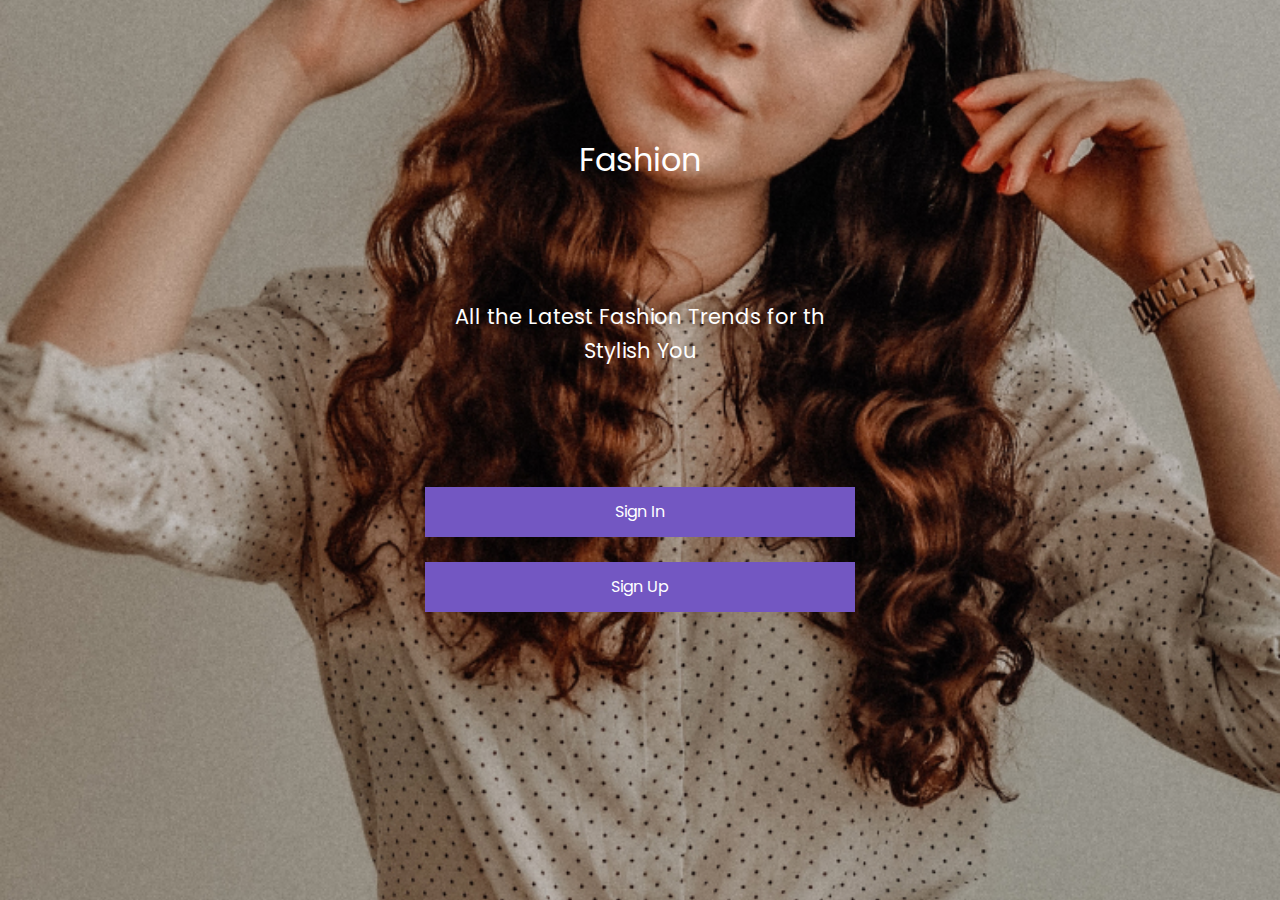
<file: index.html>
<!DOCTYPE html>
<html lang="en">
<head>
  <meta charset="UTF-8">
  <meta http-equiv="X-UA-Compatible" content="IE=edge">
  <meta name="viewport" content="width=device-width, initial-scale=1.0">
  <title>Welcome - Fashion App</title>
  <link rel="stylesheet" href="./css/main.css">
  <link rel="stylesheet" href="https://cdn.jsdelivr.net/npm/swiper@8/swiper-bundle.min.css"/>
  <script src="https://cdn.jsdelivr.net/npm/swiper@8/swiper-bundle.min.js"></script>
  <script src="./js/main.js" defer></script>
</head>
<body class="welcome">
  <div class="container">
    <h1 class="main-tt text-center">Fashion</h1>
    <p class="text-center">
      All the Latest Fashion Trends for th Stylish You
    </p>
    <p class="sign_links">
      <a href="sign_in.html" class="btn">Sign In</a>
      <a href="sign_up.html" class="btn">Sign Up</a>
    </p>
  </div>
</body>
</html>
</file>
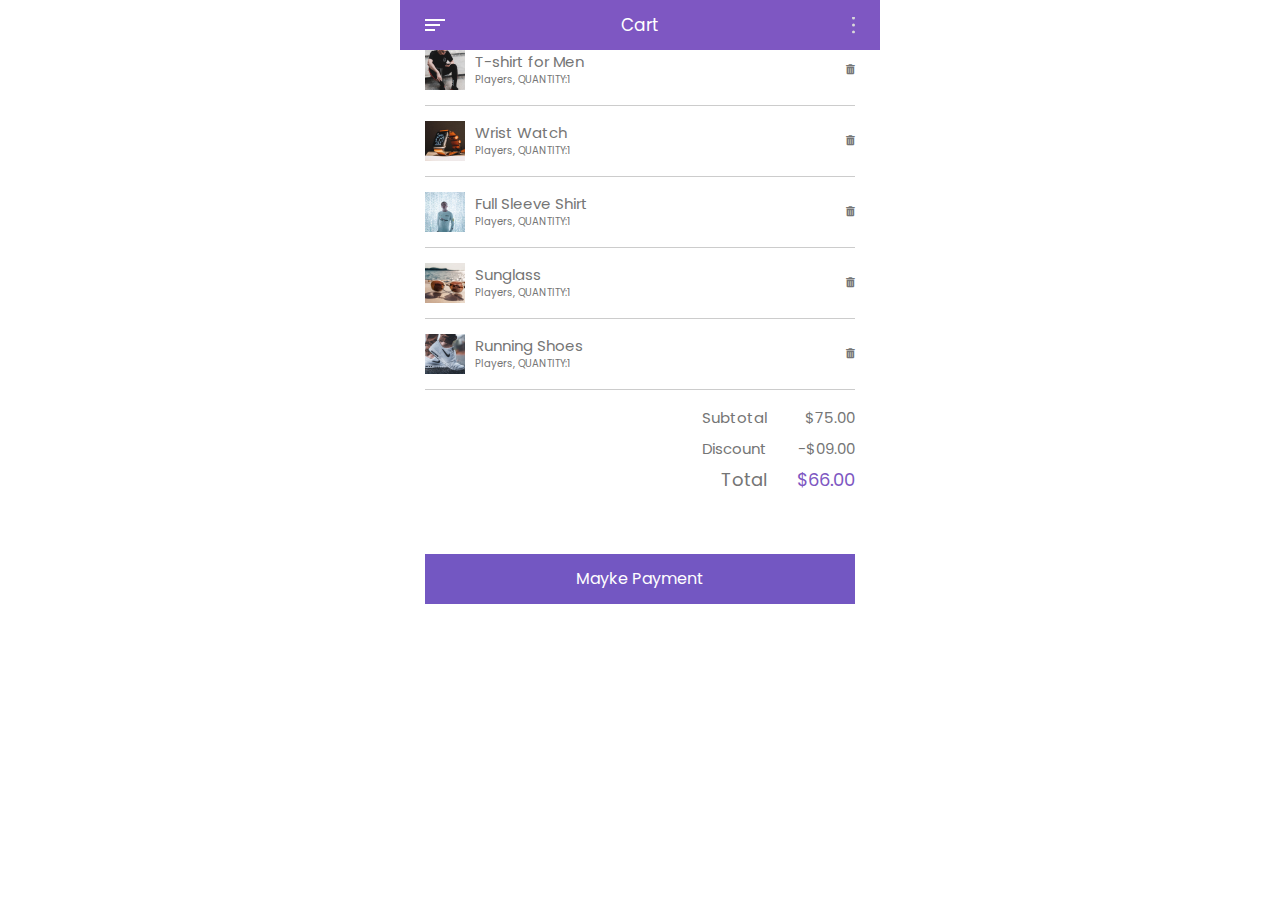
<file: cart.html>
<!DOCTYPE html>
<html lang="en">
<head>
  <meta charset="UTF-8">
  <meta http-equiv="X-UA-Compatible" content="IE=edge">
  <meta name="viewport" content="width=device-width, initial-scale=1.0">
  <title>Cart - Fashion App</title>
  <link rel="stylesheet" href="/css/all.min.css">
  <link rel="stylesheet" href="/css/main.css">
</head>
<body>
  <header>
    <img src="./images/menu_icon_left.svg" alt="menu_icon_left" class="menu_icon_left"/>
    <h1 class="text-center">Cart</h1>
    <img src="./images/menu_icon_right.svg" alt="menu_icon_right" class="menu_icon_right"/>
  </header>
  <main>
    <ul class="cart_list">
      <li>
        <img src="./images/cart_thumb_01.jpg" alt="T-shirt for Men">
        <div class="cart_list_info">
          <h3>T-shirt for Men</h3>
          <p>Players, QUANTITY:1</p>
        </div>
        <div class="del_icon">
          <i class="fa-solid fa-trash-can"></i>
        </div>
      </li>
      <li>
        <img src="./images/cart_thumb_02.jpg" alt="Wrist Watch">
        <div class="cart_list_info">
          <h3>Wrist Watch</h3>
          <p>Players, QUANTITY:1</p>
        </div>
        <div class="del_icon">
          <i class="fa-solid fa-trash-can"></i>
        </div>
      </li>
      <li>
        <img src="./images/cart_thumb_03.jpg" alt="Full Sleeve Shirt">
        <div class="cart_list_info">
          <h3>Full Sleeve Shirt</h3>
          <p>Players, QUANTITY:1</p>
        </div>
        <div class="del_icon">
          <i class="fa-solid fa-trash-can"></i>
        </div>
      </li>
      <li>
        <img src="./images/cart_thumb_04.jpg" alt="Sunglass">
        <div class="cart_list_info">
          <h3>Sunglass</h3>
          <p>Players, QUANTITY:1</p>
        </div>
        <div class="del_icon">
          <i class="fa-solid fa-trash-can"></i>
        </div>
      </li>
      <li>
        <img src="./images/cart_thumb_05.jpg" alt="Running Shoes">
        <div class="cart_list_info">
          <h3>Running Shoes</h3>
          <p>Players, QUANTITY:1</p>
        </div>
        <div class="del_icon">
          <i class="fa-solid fa-trash-can"></i>
        </div>
      </li>
    </ul>
    <ul class="cart_price">
      <li>
        <h5>Subtotal</h5>
        <p>$75.00</p>
      </li>
      <li>
        <h5>Discount</h5>
        <p>-$09.00</p>
      </li>
      <li>
        <h5>Total</h5>
        <p>$66.00</p>
      </li>
    </ul>
    <div class="payment">
      <a href="" class="btn">Mayke Payment</a>
    </div>
  </main>
  <aside>
    <div class="user_profile">
      <img src="./images/navigation_user_pic.jpg" alt="Eleanor Olson">
      <h2>Eleanor Olson</h2>
    </div>
    <div class="aside_menu">
      <li><a href="">Profile</a></li>
      <li><a href="">Settings</a></li>
      <li><a href="">Transactions</a></li>
      <li><a href="">Order</a></li>
      <li><a href="">Notifications</a></li>
      <li><a href="">Wallet</a></li>
      <li><a href="">Sign Out</a></li>
    </div>
    <div class="close">
      <i class="fa-solid fa-xmark"></i>
    </div>
  </aside>
</body>
</html>
</file>
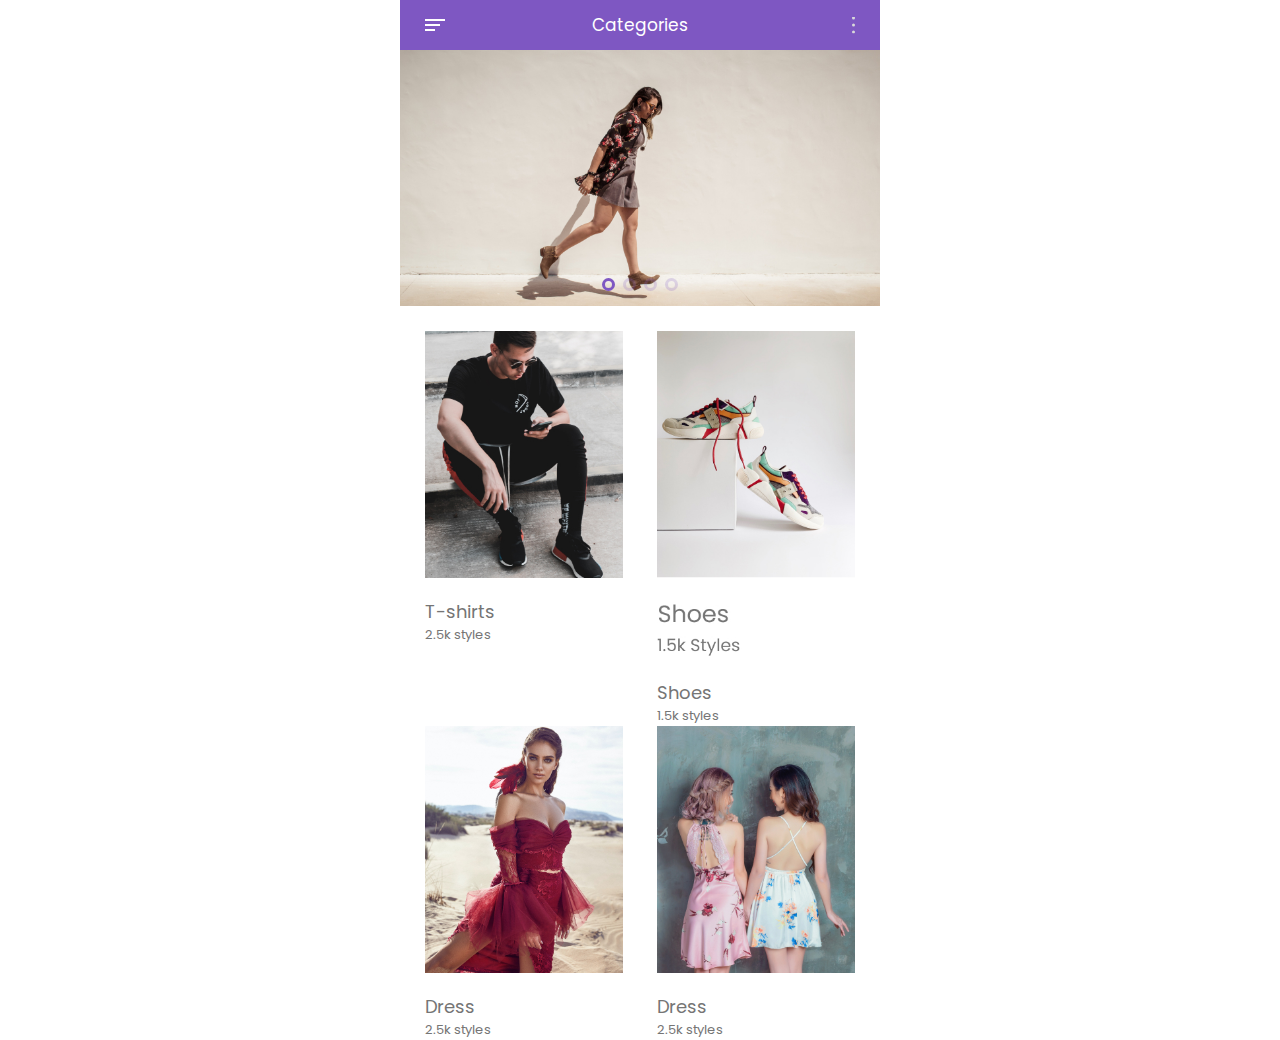
<file: categories.html>
<!DOCTYPE html>
<html lang="en">
<head>
  <meta charset="UTF-8">
  <meta http-equiv="X-UA-Compatible" content="IE=edge">
  <meta name="viewport" content="width=device-width, initial-scale=1.0">
  <title>Categories - Fashion App</title>
  <link rel="stylesheet" href="/css/all.min.css">
  <link rel="stylesheet" href="https://cdn.jsdelivr.net/npm/swiper@8/swiper-bundle.min.css"/>
  <link rel="stylesheet" href="/css/main.css">
  <script src="https://cdn.jsdelivr.net/npm/swiper@8/swiper-bundle.min.js"></script>
  <script src="./js/main.js" defer></script>
</head>
<body>
  <header>
    <img src="./images/menu_icon_left.svg" alt="menu_icon_left" class="menu_icon_left"/>
    <h1 class="text-center">Categories</h1>
    <img src="./images/menu_icon_right.svg" alt="menu_icon_right" class="menu_icon_right"/>
  </header>
  <div class="category_slider_wrap swiper">
    <div class="category_slide swiper-wrapper">
      <img src="./images/category_slide_01.jpg" class="swiper-slide" alt="slide 01">
      <img src="./images/category_slide_02.jpg" class="swiper-slide" alt="slide 02">
      <img src="./images/category_slide_03.jpg "class="swiper-slide" alt="slide 03">
      <img src="./images/category_slide_04.jpg" class="swiper-slide" alt="slide 04">
    </div>
    <p class="pager">
      <span>1</span>
      <span class="active">2</span>
      <span>3</span>
      <span>4</span>
    </p>
  </div>
  <ul class="category_list container">
    <li>
      <img src="./images/category_product_01.jpg" alt="T-shirts" />
      <h3>T-shirts</h3>
      <h4>2.5k styles</h4>
    </li>
    <li>
      <img src="./images/category_product_02.jpg" alt="Shoes" />
      <h3>Shoes</h3>
      <h4>1.5k styles</h4>
    </li>
    <li>
      <img src="./images/category_product_03.jpg" alt="Dress" />
      <h3>Dress</h3>
      <h4>2.5k styles</h4>
    </li>
    <li>
      <img src="./images/category_product_04.jpg" alt="Dress" />
      <h3>Dress</h3>
      <h4>2.5k styles</h4>
    </li>
  </ul>
  <aside>
    <div class="user_profile">
      <img src="./images/navigation_user_pic.jpg" alt="Eleanor Olson">
      <h2>Eleanor Olson</h2>
    </div>
    <div class="aside_menu">
      <li><a href="">Profile</a></li>
      <li><a href="">Settings</a></li>
      <li><a href="">Transactions</a></li>
      <li><a href="">Order</a></li>
      <li><a href="">Notifications</a></li>
      <li><a href="">Wallet</a></li>
      <li><a href="">Sign Out</a></li>
    </div>
    <div class="close">
      <i class="fa-solid fa-xmark"></i>
    </div>
  </aside>
</body>
</html>
</file>
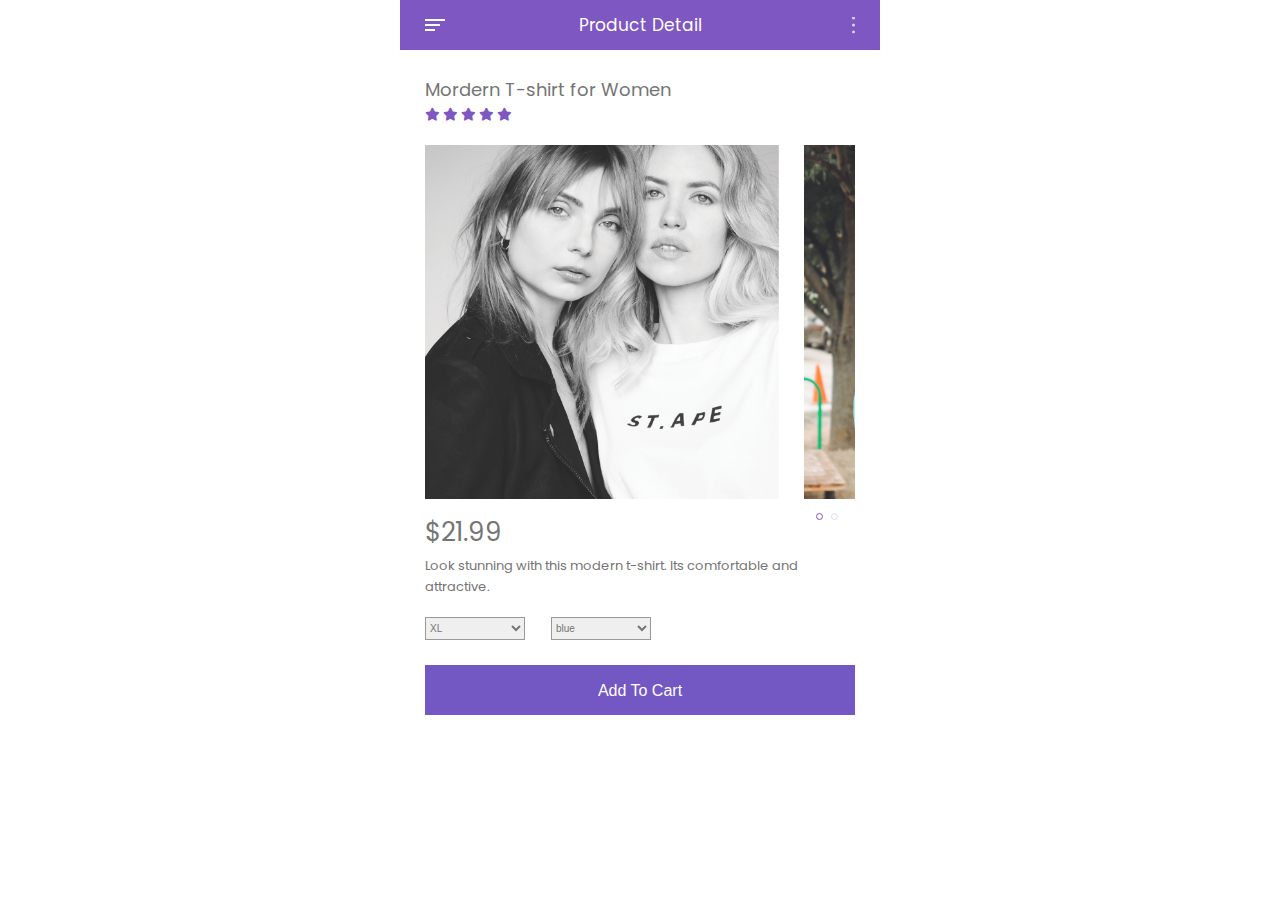
<file: detail.html>
<!DOCTYPE html>
<html lang="en">
<head>
  <meta charset="UTF-8">
  <meta http-equiv="X-UA-Compatible" content="IE=edge">
  <meta name="viewport" content="width=device-width, initial-scale=1.0">
  <title>Detail - Fashion App</title>
  <link rel="stylesheet" href="/css/all.min.css">
  <link rel="stylesheet" href="https://cdn.jsdelivr.net/npm/swiper@8/swiper-bundle.min.css"/>
  <link rel="stylesheet" href="/css/main.css">
  <script src="https://cdn.jsdelivr.net/npm/swiper@8/swiper-bundle.min.js"></script>
  <script src="./js/main.js" defer></script>
</head>
<body>
  <header>
    <img src="./images/menu_icon_left.svg" alt="menu_icon_left" class="menu_icon_left"/>
    <h1 class="text-center">Product Detail</h1>
    <img src="./images/menu_icon_right.svg" alt="menu_icon_right" class="menu_icon_right"/>
  </header>
  <main>
    <h2>Mordern T-shirt for Women</h2>
    <div class="rate">
      <i class="fa-solid fa-star"></i>
      <i class="fa-solid fa-star"></i>
      <i class="fa-solid fa-star"></i>
      <i class="fa-solid fa-star"></i>
      <i class="fa-solid fa-star"></i>
    </div>
    <div class="details_pic_slides_wrapper">
      <div class="details_pic_slides swiper">
        <div class="slide swiper-wrapper">
          <img src="/images/product_detail_01.jpg" alt="details image" class="swiper-slide">
          <img src="/images/product_detail_02.jpg" alt="details image" class="swiper-slide">
        </div>
      </div>
      <p class="pager">
        <!-- <span>1</span>
        <span class="active">2</span> -->
      </p>
    </div>
    
    <div class="details_info">
      <h3>$21.99</h3>
      <p>
        Look stunning with this modern t-shirt. Its comfortable and attractive.
      </p>
      <form action="" method="POST">
        <label for="size">Size</label>
        <select name="size" id="size">
          <option value="XL">XL</option>
          <option value="L">L</option>
          <option value="M">M</option>
          <option value="S">S</option>
          <option value="XS">XS</option>
        </select>
        <label for="color">Color</label>
        <select name="color" id="color">
          <option value="blue">blue</option>
          <option value="red">red</option>
          <option value="silver">silver</option>
        </select>
        <input type="submit" value="Add To Cart" class="btn">
      </form>
    </div>
  </main>
  <aside>
    <div class="user_profile">
      <img src="./images/navigation_user_pic.jpg" alt="Eleanor Olson">
      <h2>Eleanor Olson</h2>
    </div>
    <div class="aside_menu">
      <li><a href="">Profile</a></li>
      <li><a href="">Settings</a></li>
      <li><a href="">Transactions</a></li>
      <li><a href="">Order</a></li>
      <li><a href="">Notifications</a></li>
      <li><a href="">Wallet</a></li>
      <li><a href="">Sign Out</a></li>
    </div>
    <div class="close">
      <i class="fa-solid fa-xmark"></i>
    </div>
  </aside>
</body>
</html>
</file>
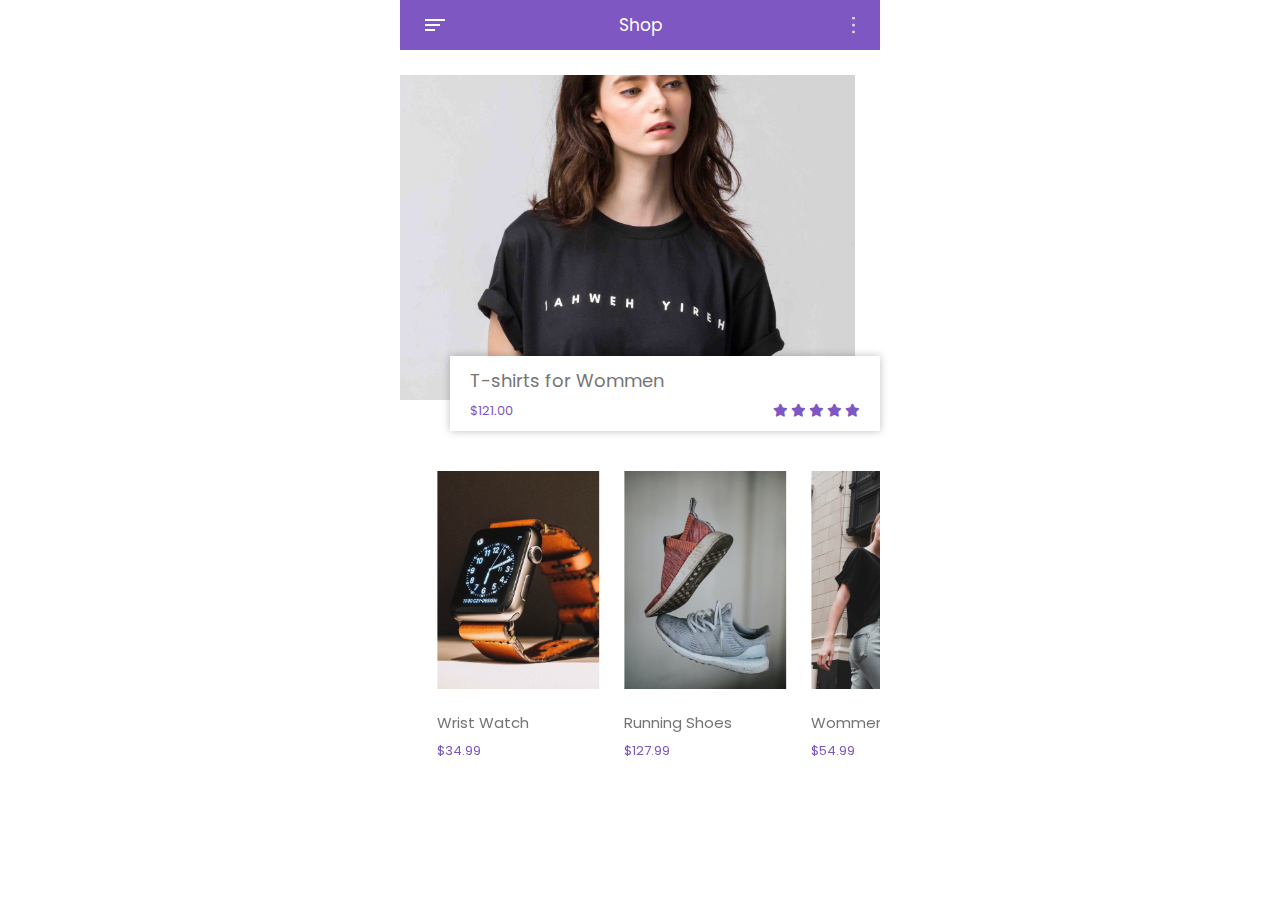
<file: shop.html>
<!DOCTYPE html>
<html lang="en">
<head>
  <meta charset="UTF-8">
  <meta http-equiv="X-UA-Compatible" content="IE=edge">
  <meta name="viewport" content="width=device-width, initial-scale=1.0">
  <title>Shop - Fashion App</title>
  <link rel="stylesheet" href="/css/all.min.css">
  <link rel="stylesheet" href="https://cdn.jsdelivr.net/npm/swiper@8/swiper-bundle.min.css"/>
  <link rel="stylesheet" href="/css/main.css">
  <script src="https://cdn.jsdelivr.net/npm/swiper@8/swiper-bundle.min.js"></script>
  <script src="./js/main.js" defer></script>
</head>
<body>
  <header>
    <img src="./images/menu_icon_left.svg" alt="menu_icon_left" class="menu_icon_left"/>
    <h1 class="text-center">Shop</h1>
    <img src="./images/menu_icon_right.svg" alt="menu_icon_right" class="menu_icon_right"/>
  </header>
  <div class="top_product">
    <img src="./images/top_product_img.jpg" alt="top_product_img" class="top_product_img" />
    <div class="info">
      <h2>T-shirts for Wommen</h2>
      <div class="desc">
        <span class="price">$121.00</span>
        <div class="rate">
          <i class="fa-solid fa-star"></i>
          <i class="fa-solid fa-star"></i>
          <i class="fa-solid fa-star"></i>
          <i class="fa-solid fa-star"></i>
          <i class="fa-solid fa-star"></i>
        </div>
      </div>
    </div>
  </div>
  <div class="shop_products swiper">
    <ul class="product_list swiper-wrapper">
      <li class="swiper-slide">
        <img src="./images/shop_list_01_watch.jpg" alt="Wrist Watch" />
        <h3>Wrist Watch</h3>
        <h4>$34.99</h4>
      </li>
      <li class="swiper-slide">
        <img src="./images/shop_list_02_shoes.jpg" alt="Running Shoes" />
        <h3>Running Shoes</h3>
        <h4>$127.99</h4>
      </li>
      <li class="swiper-slide">
        <img src="./images/shop_list_03_shirts.jpg" alt="Wommen shirts" />
        <h3>Wommen shirts</h3>
        <h4>$54.99</h4>
      </li>
    </ul>
  </div>
  <aside>
    <div class="user_profile">
      <img src="./images/navigation_user_pic.jpg" alt="Eleanor Olson">
      <h2>Eleanor Olson</h2>
    </div>
    <div class="aside_menu">
      <li><a href="">Profile</a></li>
      <li><a href="">Settings</a></li>
      <li><a href="">Transactions</a></li>
      <li><a href="">Order</a></li>
      <li><a href="">Notifications</a></li>
      <li><a href="">Wallet</a></li>
      <li><a href="">Sign Out</a></li>
    </div>
    <div class="close">
      <i class="fa-solid fa-xmark"></i>
    </div>
  </aside>
</body>
</html>
</file>
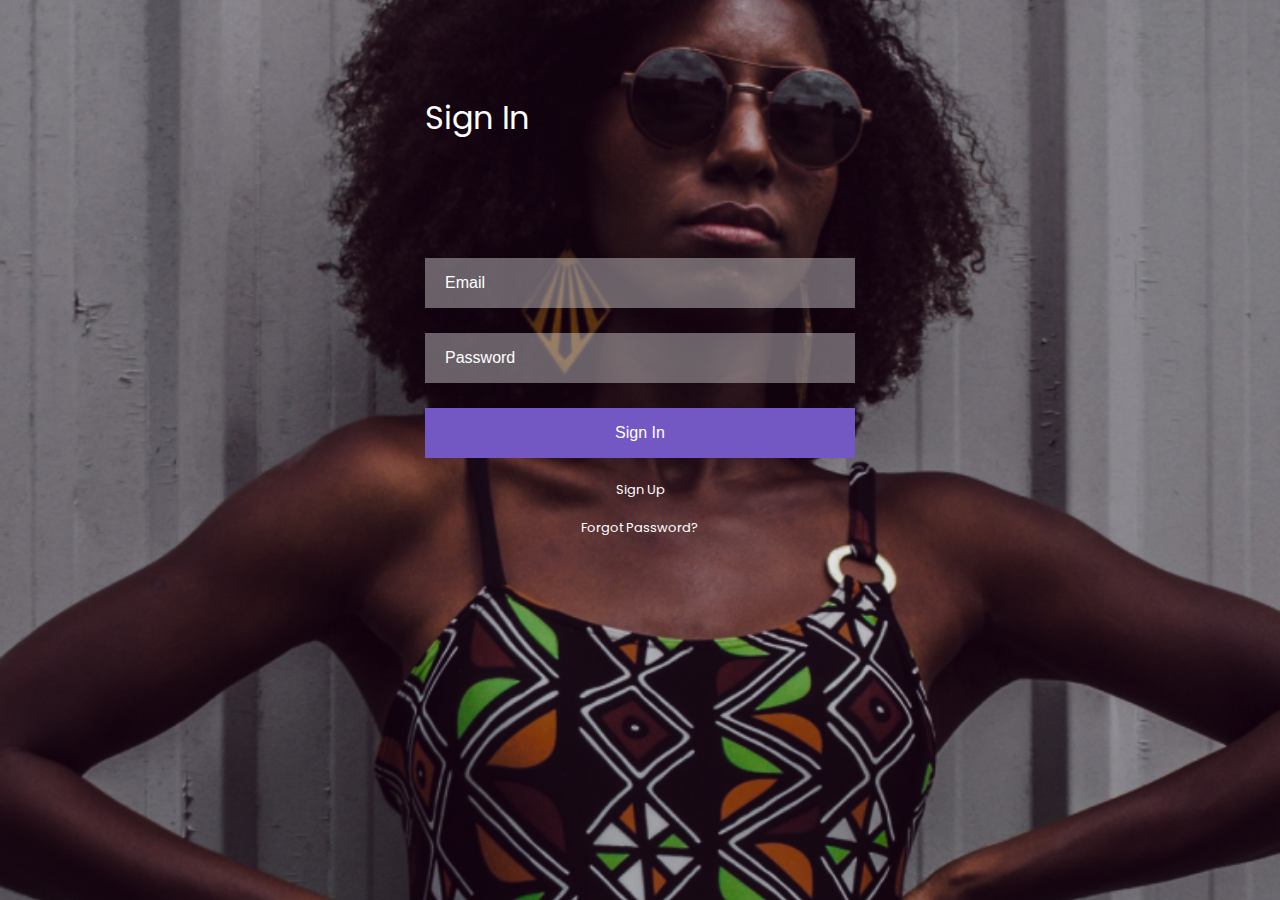
<file: sign_in.html>
<!DOCTYPE html>
<html lang="en">
<head>
  <meta charset="UTF-8">
  <meta http-equiv="X-UA-Compatible" content="IE=edge">
  <meta name="viewport" content="width=device-width, initial-scale=1.0">
  <title>Sign in - Fashion App</title>
  <link rel="stylesheet" href="/css/main.css">
</head>
<body class="sign_in">
  <div class="container">
    <h1 class="main-tt text-left">Sign In</h1>
    <form action="#" method="POST">
      <p>
        <label for="user_email">Email</label>
        <input type="email" id="user_email" placeholder="Email">
      </p>
      <p>
        <label for="user_pw">Password</label>
        <input type="password" id="user_pw" placeholder="Password">
      </p>
      <p>
        <input type="submit" value="Sign In" class="btn">
      </p>
    </form>
    <p class="sign_links">
      <a href="sign_up.html" class="text-center">Sign Up</a>
      <a href="javascript:void(0)" class="text-center">Forgot Password?</a>
    </p>
  </div>
</body>
</html>
</file>
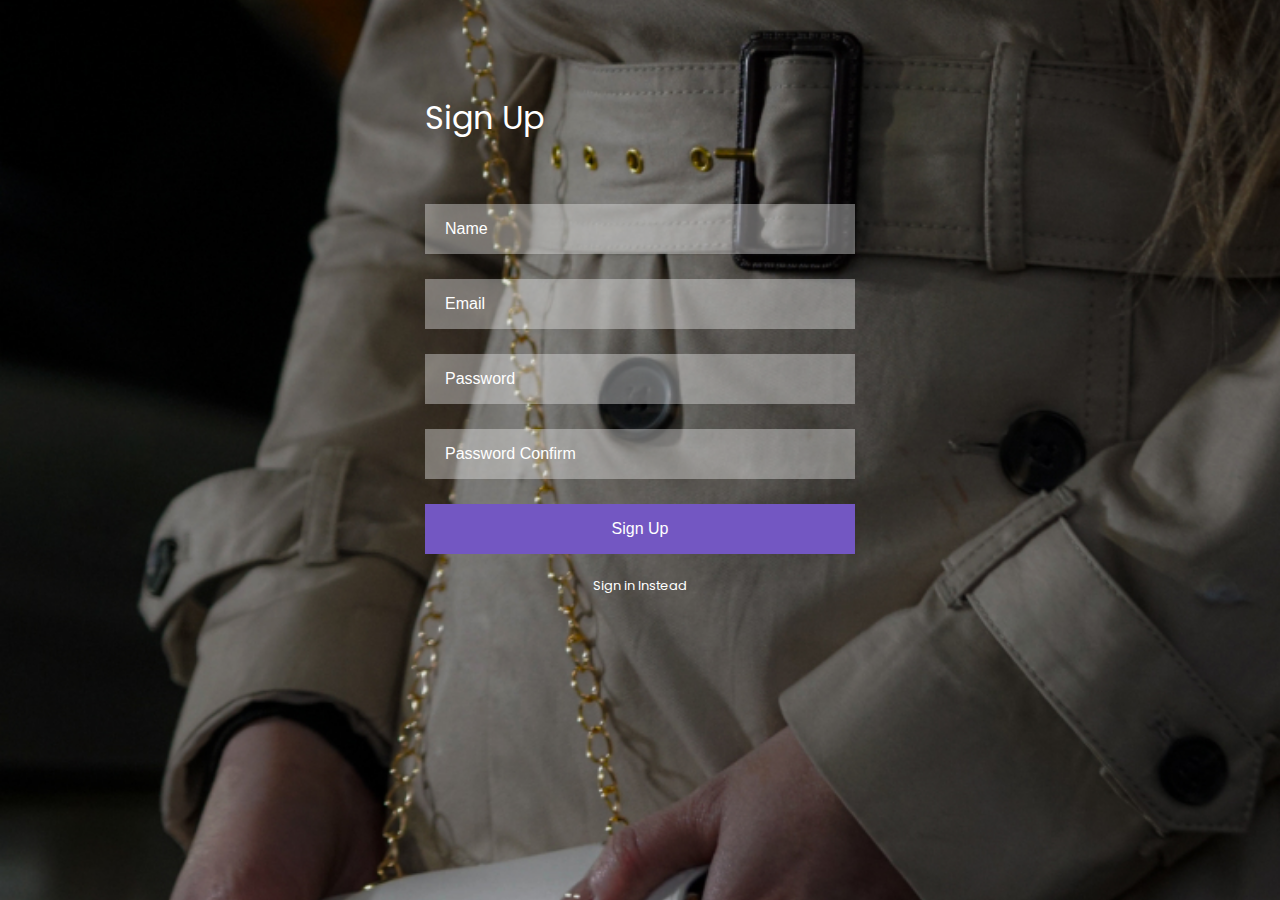
<file: sign_up.html>
<!DOCTYPE html>
<html lang="en">
<head>
  <meta charset="UTF-8">
  <meta http-equiv="X-UA-Compatible" content="IE=edge">
  <meta name="viewport" content="width=device-width, initial-scale=1.0">
  <title>Sign up - Fashion App</title>
  <link rel="stylesheet" href="/css/main.css">
</head>
<body class="sign_up">
  <div class="container">
    <h1 class="main-tt text-left">Sign Up</h1>
    <form action="#" method="POST">
      <p>
        <label for="user_name">Name</label>
        <input type="text" id="user_name" placeholder="Name">
      </p>
      <p>
        <label for="user_email">Email</label>
        <input type="email" id="user_email" placeholder="Email">
      </p>
      <p>
        <label for="user_pw">Password</label>
        <input type="password" id="user_pw" placeholder="Password">
      </p>
      <p>
        <label for="user_pwcf">Password confirm</label>
        <input type="password" id="user_pwcf" placeholder="Password Confirm">
      </p>
      <p>
        <input type="submit" value="Sign Up" class="btn">
      </p>
    </form>
    <p class="sign_links">
      <a href="sign_in.html" class="text-center">Sign in Instead</a>
    </p>
  </div>
</body>
</html>
</file>
<file: css/main.css>
@import url('./reset.css');
@import url('./common.css');

/* index */

.welcome {
  height: 100vh;
  background: url('../images/wellcome_bg.jpg');
  background-repeat: no-repeat;
  background-position: center;
  background-size: cover;
  padding-top: 134px;
  box-sizing: border-box;
}

.welcome h1 {
  color: #fff;
}

.welcome h1 + p {
  margin-top: 114px;
  margin-bottom: 119px;
  color: #fff;
  font-size: 21px;
  line-height: 34px;
}


.sign_links a:first-child {
  margin-bottom: 25px;
}

/* sign in */

.sign_in {
  height: 100vh;
  background: url('../images/sign_in_bg.jpg');
  background-repeat: no-repeat;
  background-position: center;
  background-size: cover;
  padding-top: 92px;
  box-sizing: border-box;
}

[class^="sign"] .main-tt {
  color: #fff;
  
}

.sign_in form {
  margin-top: 114px;
}

form label {
  /* display: inline-block;
  text-indent: -9999px; */
  display: none;
}

[class^="sign"] form input {
  width: 100%;
  height: 50px;
  line-height: 50px;
  border: none;
  background: rgb(238, 238, 238, .4);
  padding: 0 20px;
  box-sizing: border-box;
  color: #fff;
  font-size: 16px;
}

[class^="sign"] form input::placeholder {
  color: #fff;
}

[class^="sign"] form p:not(:last-child) {
  margin-bottom: 25px;
}

.sign_links {
  margin-top: 25px;
}

.sign_links a {
  display: block;
  color: #fff;
  font-size: 13px;
  line-height: 13px;
  margin-bottom: 25px;
}

.sign_links a:last-child {
  margin-bottom: 0;
}

/* sign up */

.sign_up {
  height: 100vh;
  background: url('../images/sign_up_bg.jpg');
  background-repeat: no-repeat;
  background-position: center;
  background-size: cover;
  padding-top: 92px;
  box-sizing: border-box;
}

.sign_up form {
  margin-top: 60px;
}


/* category */

header {
  background-color: #7e57c2;
  height: 50px;
  position: relative;
}

header > h1 {
  color: #fff;
  font-size: 17px;
  line-height: 50px;
}

header img {
  position: absolute;
  top:50%;
  transform: translateY(-50%);
}

.menu_icon_left {
  left: 25px;
}

.menu_icon_right {
  right: 25px;
}

.category_slide img {
  width: 100%;
}

.category_slider_wrap {
  position: relative;
  overflow: hidden;
}
.category_slider_wrap .pager {
  position: absolute;
  left: 0;
  right: 0;
  bottom: 15px;
  display: flex;
  justify-content: center;
  z-index: 2;
}

.pager span{
  width: 13px;
  height: 13px;
  border: 3px solid #7e57c2;
  box-sizing: border-box;
  border-radius: 50%;
  text-indent: -9999px;
  transition: .35s;
  margin: 0 5px;
  background: none !important;
}

.pager span.swiper-pagination-bullet-active{
  background-color: #7e57c2 ;
}

.category_list {
  display: flex;
  flex-wrap: wrap;
  margin-top: 25px;
}

.category_list li {
  width: 46%;
  margin-right: 8%;
}
.category_list li:nth-child(2n){
  margin-right: 0;
}

.category_list li img {
  width: 100%; 
}

.category_list li h3 {
  font-size: 18px;
  line-height: 25px;
  margin-top: 15px;
  color: #757575;
}

.category_list li h4 {
  font-size: 13px;
  line-height: 21px;
  color: #757575;
}

/* cart */

.cart_list li {
  display: flex;
  justify-content: space-between;
  align-items: center;
  padding-bottom: 15px;
  margin-bottom: 15px;
  border-bottom: 1px solid #ccc;
}

.cart_list_info {
  flex: 1;
  margin-left: 10px;
}

.cart_list li img {
  width: 40px;
}

.cart_list h3 {
  font-size: 15px;
  line-height: 20px;
  color: #757575;
}

.cart_list p, .del_icon {
  font-size: 10px;
  line-height: 16px;
  color: #757575;
}

.cart_price li {
  display: flex;
  justify-content: flex-end;
  font-size: 15px;
  line-height: 25px;
  color: #757575;
  margin-bottom: 6px;
}

.cart_price li:last-child {
  font-size: 18px;
  line-height: 25px;
  margin-bottom: 62px;
}

.cart_price p {
  width: 88px;
  text-align: right;
}

.cart_price li:last-child p{
  color: #7e57c2;
}

/* shop */
.top_product {
  position: relative;
  padding: 25px 25px 0 0;
}

.top_product img {
  width: 100%;
}

.top_product .info {
  position: absolute;
  bottom: -25px;
  left: 50px;
  right: 0;
  background-color: #fff;
  padding: 10px 20px;
  box-shadow: 0 0 8px rgba(0, 0, 0, .25);
}
.top_product .info .desc {
  display: flex;
  justify-content: space-between;
}

.top_product .info h2 {
  font-size: 18px;
  line-height: 29px;
  color: #757575;
  margin-bottom: 5px;
}

.top_product .info .price, .rate {
  font-size: 13px;
  line-height: 21px;
  color: #7e57c2;
}

/* .product_list {
  display: flex;
} */
.shop_products{
  margin-top: 65px;
  margin-left: 37px ;
}
.product_list li{
  width: 125px;
}
.product_list li img {
  width: 100%;
}

.product_list li h3{
  font-size: 15px;
  line-height: 25px;
  color: #757575;
  margin-top: 15px;
}
.product_list li h4{
  font-size: 13px;
  line-height: 21px;
  color: #7e57c2;
  margin-top: 5px;
}

/* detail */

main h2 {
  font-size: 18px;
  line-height: 29px;
  color: #757575;
  margin-top: 25px;
}

.details_pic_slides_wrapper {
  position: relative;
}

.details_pic_slides {
  margin-top: 20px;
  position: relative;
}

.details_pic_slides .slide {
  width: 275px;
}

.details_pic_slides .slide img{
  width: 100%;
}

.details_pic_slides_wrapper p.pager {
  position: absolute;
  bottom: -27px;
  left: 90%;
  /* z-index: 2; */
}
.details_pic_slides_wrapper .pager span {
  width: 7px;
  height: 7px;
  border-width: 1px;
}

.details_pic_slides_wrapper .pager .active {
  background-color: #7e57c2;
}

.details_info {
  margin-top: 20px;
}

.details_info h3 {
  font-size: 26px;
  line-height: 26px;
  color: #757575;
}

.details_info p {
  margin-top: 10px;
  font-size: 13px;
  line-height: 21px;
  color: #757575;
}

.details_info form {
  margin-top: 20px;
}

/* .details_info form label {
  display: none;
} */

.details_info form select{
  width: 100px;
  height: 23px;
  font-size: 10px;
  line-height: 23px;
  border: 1px solid #999;
  color: #757575;
  margin-right: 23px;
}
.details_info .btn {
  margin-top: 25px;
}

aside {
  position: fixed;
  left: -100%;
  /* left: 0; */
  top: 0;
  width: 100%;
  height: 100%;
  background: url('../images/navigation_bg.jpg');
  background-repeat: no-repeat;
  background-position: center;
  background-size: cover;
  z-index: 999;
  transition: .5s;
}
aside.show{
  left: 0;
}
.user_profile {
  width: 130px;
  margin: 40px auto 0;
  text-align: center;
}
aside .user_profile img {
  width: 60%;
}

aside .user_profile h2 {
  font-size: 18px;
  line-height: 30px;
  margin-top: 18px;
  color: #fff;
}

.aside_menu {
  margin-top: 44px;
}

.aside_menu li {
  text-align: center;
  font-size: 21px;
  line-height: 50px;
  list-style: none;
}

.aside_menu li a{
  color: #fff;
}
aside .close {
  position: absolute;
  right: 20px;
  top: 20px;
  font-size: 21px;
  color: #fff;
}
</file>
